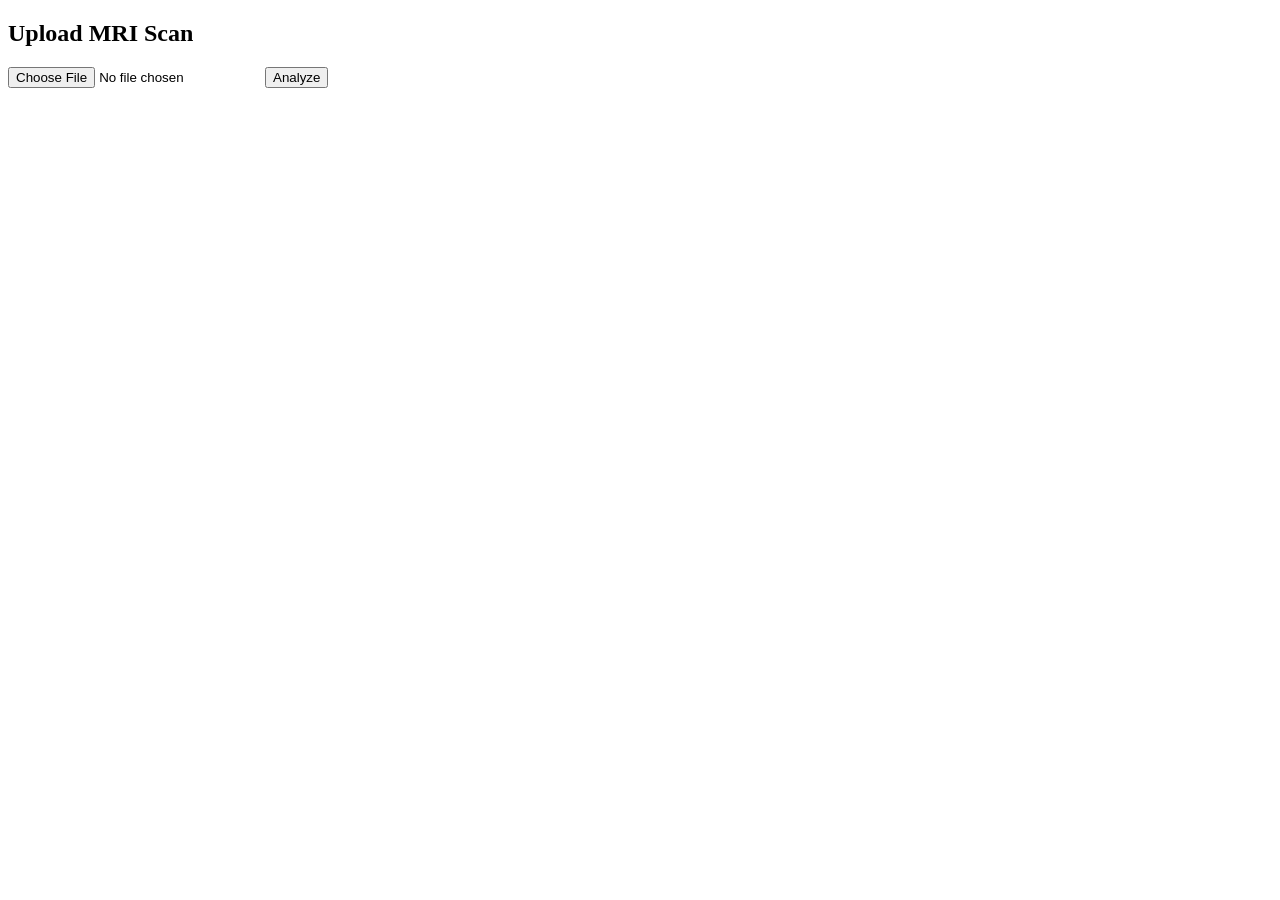
<file: templates/index.html>
<!DOCTYPE html>
<html>
<head>
    <title>Neuro AI</title>
</head>
<body>

<h2>Upload MRI Scan</h2>

<form id="uploadForm">
    <input type="file" name="file" required />
    <button type="submit">Analyze</button>
</form>

<pre id="result"></pre>

<script>
document.getElementById("uploadForm").onsubmit = async (e) => {
    e.preventDefault();

    let formData = new FormData(e.target);

    let res = await fetch("http://127.0.0.1:5000/analyze", {
        method: "POST",
        body: formData
    });

    let data = await res.json();
    document.getElementById("result").innerText = JSON.stringify(data, null, 2);
};
</script>

</body>
</html>
</file>
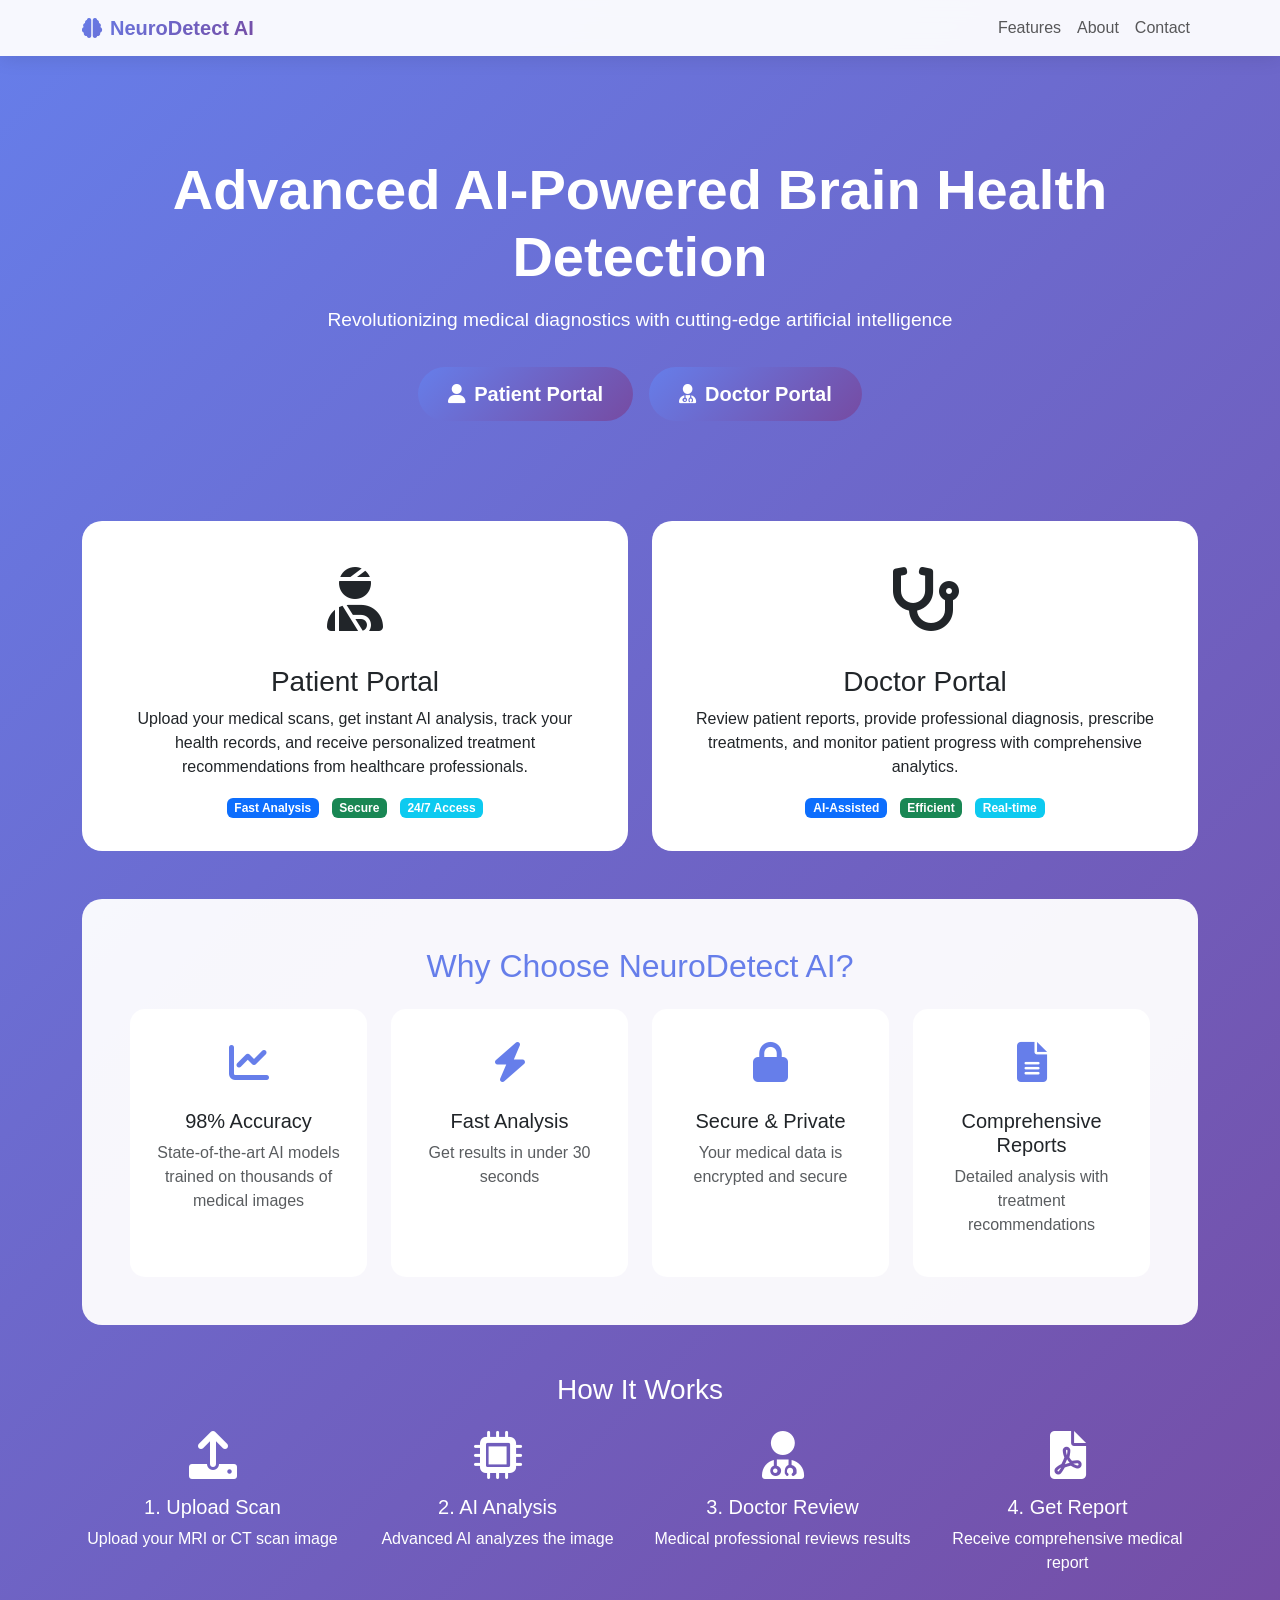
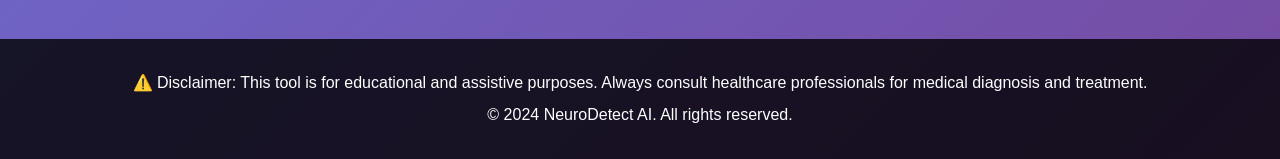
<file: templates/landing.html>
<!DOCTYPE html>
<html lang="en">
<head>
    <meta charset="UTF-8">
    <meta name="viewport" content="width=device-width, initial-scale=1.0">
    <title>NeuroDetect AI - Advanced Brain Health Detection</title>
    <link href="https://cdn.jsdelivr.net/npm/bootstrap@5.1.3/dist/css/bootstrap.min.css" rel="stylesheet">
    <link rel="stylesheet" href="https://cdnjs.cloudflare.com/ajax/libs/font-awesome/6.0.0/css/all.min.css">
    <style>
        :root {
            --primary-color: #667eea;
            --secondary-color: #764ba2;
        }
        
        body {
            font-family: 'Segoe UI', Tahoma, Geneva, Verdana, sans-serif;
            background: linear-gradient(135deg, #667eea 0%, #764ba2 100%);
            min-height: 100vh;
        }
        
        .navbar {
            background: rgba(255, 255, 255, 0.95);
            backdrop-filter: blur(10px);
            box-shadow: 0 2px 20px rgba(0,0,0,0.1);
        }
        
        .hero-section {
            padding: 100px 0;
            color: white;
            text-align: center;
        }
        
        .hero-section h1 {
            font-size: 3.5rem;
            font-weight: bold;
            margin-bottom: 1rem;
            animation: fadeInUp 1s ease;
        }
        
        .hero-section p {
            font-size: 1.2rem;
            opacity: 0.9;
            margin-bottom: 2rem;
            animation: fadeInUp 1s ease 0.2s both;
        }
        
        .portal-card {
            background: white;
            border-radius: 20px;
            padding: 2rem;
            text-align: center;
            transition: all 0.3s ease;
            cursor: pointer;
            height: 100%;
            animation: fadeInUp 1s ease;
        }
        
        .portal-card:hover {
            transform: translateY(-10px);
            box-shadow: 0 20px 40px rgba(0,0,0,0.2);
        }
        
        .portal-icon {
            font-size: 4rem;
            margin-bottom: 1rem;
        }
        
        .feature-card {
            background: white;
            border-radius: 15px;
            padding: 1.5rem;
            text-align: center;
            transition: all 0.3s ease;
            height: 100%;
        }
        
        .feature-card:hover {
            transform: translateY(-5px);
            box-shadow: 0 10px 30px rgba(0,0,0,0.1);
        }
        
        .feature-icon {
            font-size: 2.5rem;
            color: var(--primary-color);
            margin-bottom: 1rem;
        }
        
        @keyframes fadeInUp {
            from {
                opacity: 0;
                transform: translateY(30px);
            }
            to {
                opacity: 1;
                transform: translateY(0);
            }
        }
        
        .stats-section {
            background: rgba(255, 255, 255, 0.95);
            border-radius: 20px;
            padding: 3rem;
            margin-top: 3rem;
        }
        
        .stat-number {
            font-size: 2.5rem;
            font-weight: bold;
            color: var(--primary-color);
        }
        
        .btn-custom {
            background: linear-gradient(135deg, var(--primary-color) 0%, var(--secondary-color) 100%);
            color: white;
            border: none;
            padding: 12px 30px;
            border-radius: 50px;
            font-weight: bold;
            transition: all 0.3s ease;
        }
        
        .btn-custom:hover {
            transform: scale(1.05);
            box-shadow: 0 5px 15px rgba(0,0,0,0.2);
            color: white;
        }
        
        footer {
            background: rgba(0, 0, 0, 0.8);
            color: white;
            padding: 2rem 0;
            margin-top: 3rem;
        }
        
        @media (max-width: 768px) {
            .hero-section h1 {
                font-size: 2rem;
            }
            
            .hero-section p {
                font-size: 1rem;
            }
        }
    </style>
</head>
<body>
    <nav class="navbar navbar-expand-lg navbar-light">
        <div class="container">
            <a class="navbar-brand fw-bold" href="#" style="background: linear-gradient(135deg, #667eea 0%, #764ba2 100%); -webkit-background-clip: text; background-clip: text; color: transparent;">
                <i class="fas fa-brain me-2"></i>NeuroDetect AI
            </a>
            <button class="navbar-toggler" type="button" data-bs-toggle="collapse" data-bs-target="#navbarNav">
                <span class="navbar-toggler-icon"></span>
            </button>
            <div class="collapse navbar-collapse" id="navbarNav">
                <ul class="navbar-nav ms-auto">
                    <li class="nav-item">
                        <a class="nav-link" href="#features">Features</a>
                    </li>
                    <li class="nav-item">
                        <a class="nav-link" href="#about">About</a>
                    </li>
                    <li class="nav-item">
                        <a class="nav-link" href="#contact">Contact</a>
                    </li>
                </ul>
            </div>
        </div>
    </nav>

    <div class="hero-section">
        <div class="container">
            <h1>Advanced AI-Powered Brain Health Detection</h1>
            <p>Revolutionizing medical diagnostics with cutting-edge artificial intelligence</p>
            <div class="d-flex justify-content-center gap-3 flex-wrap">
                <button class="btn btn-custom btn-lg" onclick="location.href='/patient'">
                    <i class="fas fa-user me-2"></i>Patient Portal
                </button>
                <button class="btn btn-custom btn-lg" onclick="location.href='/doctor'">
                    <i class="fas fa-user-md me-2"></i>Doctor Portal
                </button>
            </div>
        </div>
    </div>

    <div class="container">
        <div class="row g-4 mb-5">
            <div class="col-md-6">
                <div class="portal-card" onclick="location.href='/patient'">
                    <div class="portal-icon">
                        <i class="fas fa-user-injured"></i>
                    </div>
                    <h3>Patient Portal</h3>
                    <p>Upload your medical scans, get instant AI analysis, track your health records, and receive personalized treatment recommendations from healthcare professionals.</p>
                    <div class="mt-3">
                        <span class="badge bg-primary me-2">Fast Analysis</span>
                        <span class="badge bg-success me-2">Secure</span>
                        <span class="badge bg-info">24/7 Access</span>
                    </div>
                </div>
            </div>
            <div class="col-md-6">
                <div class="portal-card" onclick="location.href='/doctor'">
                    <div class="portal-icon">
                        <i class="fas fa-stethoscope"></i>
                    </div>
                    <h3>Doctor Portal</h3>
                    <p>Review patient reports, provide professional diagnosis, prescribe treatments, and monitor patient progress with comprehensive analytics.</p>
                    <div class="mt-3">
                        <span class="badge bg-primary me-2">AI-Assisted</span>
                        <span class="badge bg-success me-2">Efficient</span>
                        <span class="badge bg-info">Real-time</span>
                    </div>
                </div>
            </div>
        </div>

        <div id="features" class="stats-section">
            <h2 class="text-center mb-4" style="color: var(--primary-color);">Why Choose NeuroDetect AI?</h2>
            <div class="row g-4">
                <div class="col-md-3 col-sm-6">
                    <div class="feature-card">
                        <div class="feature-icon">
                            <i class="fas fa-chart-line"></i>
                        </div>
                        <h5>98% Accuracy</h5>
                        <p class="text-muted">State-of-the-art AI models trained on thousands of medical images</p>
                    </div>
                </div>
                <div class="col-md-3 col-sm-6">
                    <div class="feature-card">
                        <div class="feature-icon">
                            <i class="fas fa-bolt"></i>
                        </div>
                        <h5>Fast Analysis</h5>
                        <p class="text-muted">Get results in under 30 seconds</p>
                    </div>
                </div>
                <div class="col-md-3 col-sm-6">
                    <div class="feature-card">
                        <div class="feature-icon">
                            <i class="fas fa-lock"></i>
                        </div>
                        <h5>Secure & Private</h5>
                        <p class="text-muted">Your medical data is encrypted and secure</p>
                    </div>
                </div>
                <div class="col-md-3 col-sm-6">
                    <div class="feature-card">
                        <div class="feature-icon">
                            <i class="fas fa-file-alt"></i>
                        </div>
                        <h5>Comprehensive Reports</h5>
                        <p class="text-muted">Detailed analysis with treatment recommendations</p>
                    </div>
                </div>
            </div>
        </div>

        <div id="about" class="row mt-5">
            <div class="col-12 text-center text-white">
                <h3>How It Works</h3>
                <div class="row mt-4">
                    <div class="col-md-3">
                        <i class="fas fa-upload fa-3x mb-3"></i>
                        <h5>1. Upload Scan</h5>
                        <p>Upload your MRI or CT scan image</p>
                    </div>
                    <div class="col-md-3">
                        <i class="fas fa-microchip fa-3x mb-3"></i>
                        <h5>2. AI Analysis</h5>
                        <p>Advanced AI analyzes the image</p>
                    </div>
                    <div class="col-md-3">
                        <i class="fas fa-user-md fa-3x mb-3"></i>
                        <h5>3. Doctor Review</h5>
                        <p>Medical professional reviews results</p>
                    </div>
                    <div class="col-md-3">
                        <i class="fas fa-file-pdf fa-3x mb-3"></i>
                        <h5>4. Get Report</h5>
                        <p>Receive comprehensive medical report</p>
                    </div>
                </div>
            </div>
        </div>
    </div>

    <footer id="contact">
        <div class="container text-center">
            <p class="mb-2">⚠️ Disclaimer: This tool is for educational and assistive purposes. Always consult healthcare professionals for medical diagnosis and treatment.</p>
            <p class="mb-0">&copy; 2024 NeuroDetect AI. All rights reserved.</p>
        </div>
    </footer>

    <script src="https://cdn.jsdelivr.net/npm/bootstrap@5.1.3/dist/js/bootstrap.bundle.min.js"></script>
</body>
</html>
</file>
